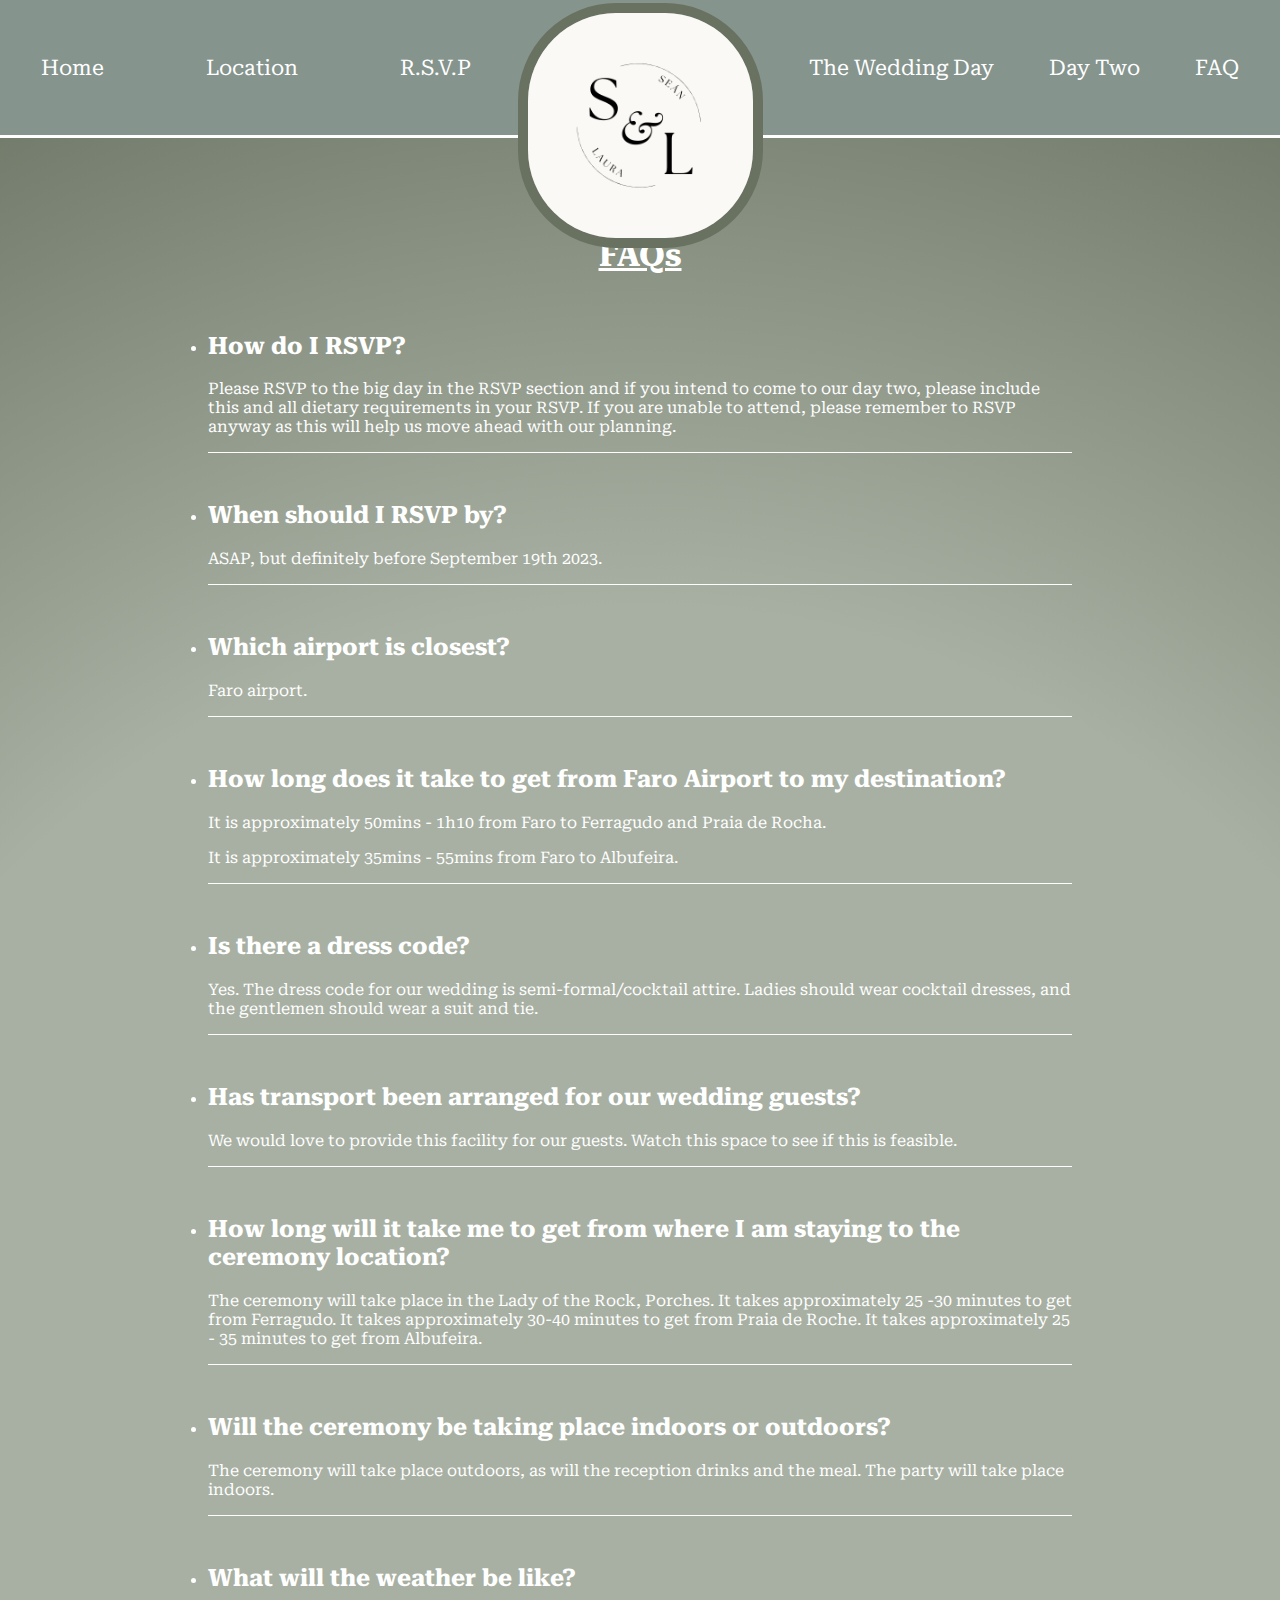
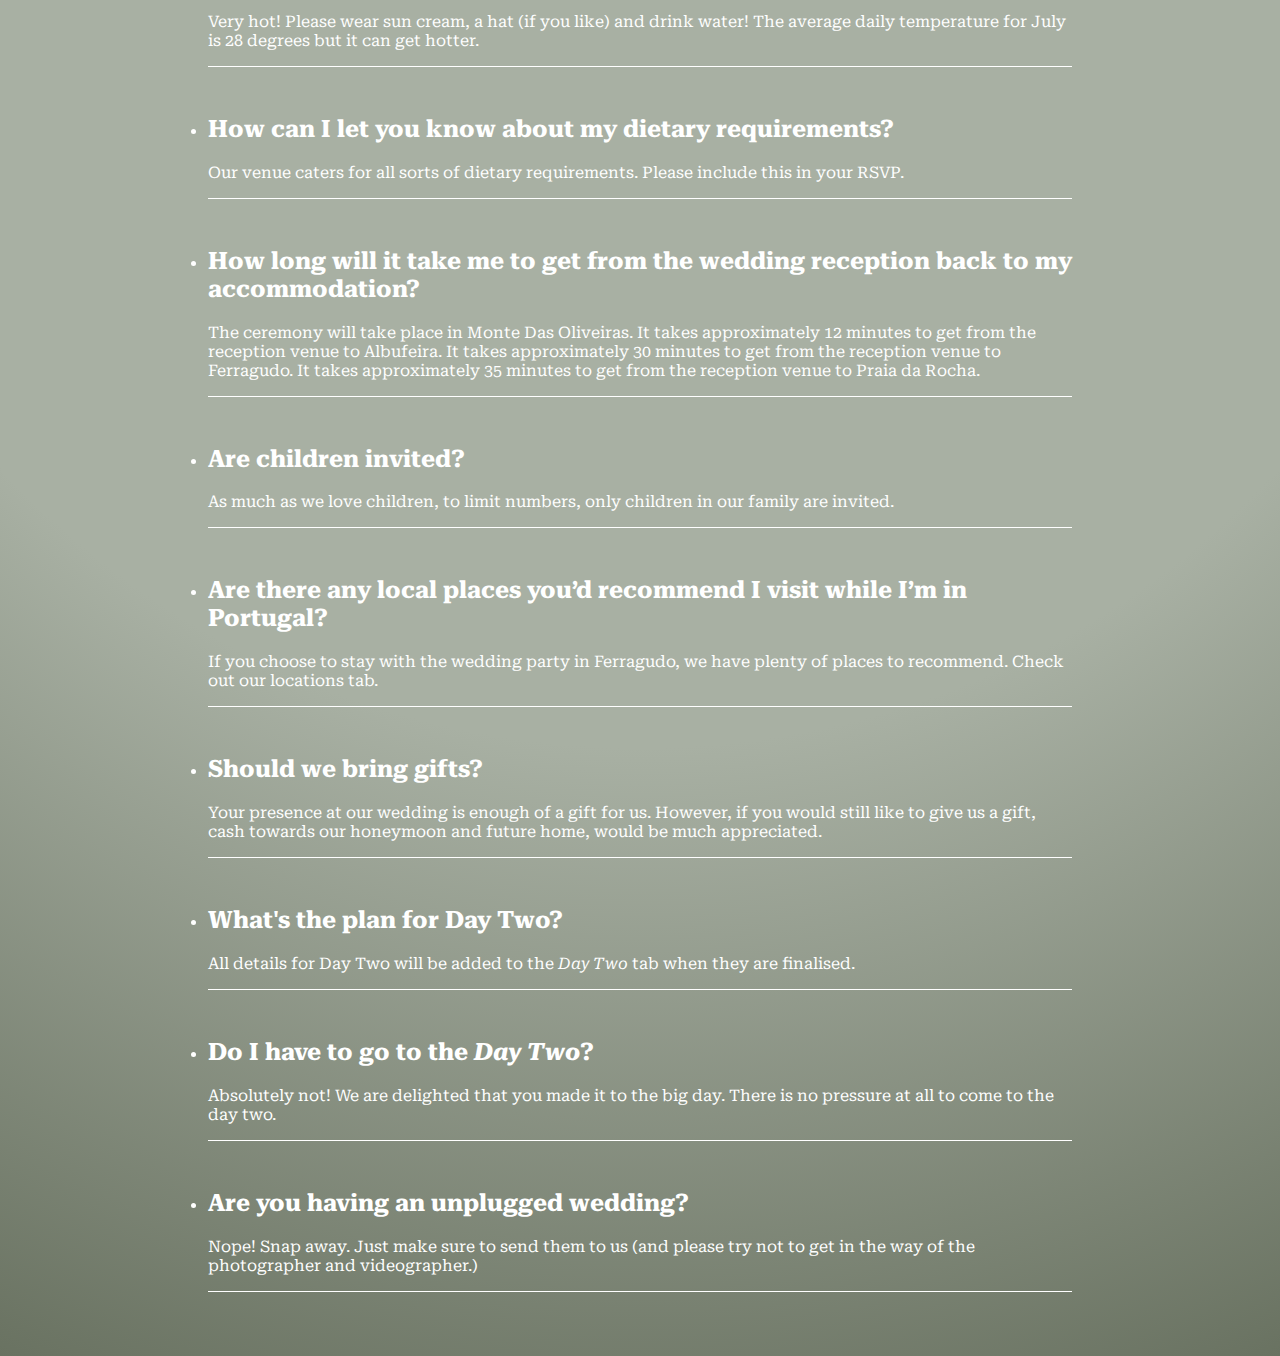
<file: faq.html>
<!DOCTYPE html>
<html lang="en">
  <head>
    <meta charset="UTF-8" />
    <meta http-equiv="X-UA-Compatible" content="IE=edge" />
    <meta name="viewport" content="width=device-width, initial-scale=1.0" />
    <link rel="stylesheet" href="./faq.css" />
    <link rel="stylesheet" href="./header.css" />
    <link rel="icon" href="./images/favicon.png" />
    <link rel="preconnect" href="https://fonts.googleapis.com" />
    <link rel="preconnect" href="https://fonts.gstatic.com" crossorigin />
    <link
      href="https://fonts.googleapis.com/css2?family=Dancing+Script:wght@500&family=EB+Garamond:ital,wght@0,400;0,500;1,400;1,500&family=PT+Mono&family=Raleway:wght@400;500;600&family=Roboto+Serif:ital,wght@0,200;1,200&family=Rowdies&display=swap"
      rel="stylesheet"
    />
    <link
      rel="stylesheet"
      href="https://fonts.googleapis.com/css2?family=Material+Symbols+Outlined:opsz,wght,FILL,GRAD@20..48,100..700,0..1,-50..200"
    />
    <title>FAQ</title>
  </head>
  <body>
    <header>
      <nav>
        <ul class="nav1">
          <li><a href="./home.html"></a>Home</li>
          <li><a href="./location.html">Location</a></li>
          <li><a href="./rsvp.html">R.S.V.P</a></li>
        </ul>
      </nav>
      <div id="mid_nav">
        <span id="menu_button" class="material-symbols-outlined"> menu </span>
      </div>
      <img src="./images/logo.png" alt="Logo" class="logo" />
      <nav>
        <ul class="nav2">
          <li><a href="./wedding_day.html">The Wedding Day</a></li>
          <li><a href="./daytwo.html">Day Two</a></li>
          <li><a href="./faq.html">FAQ</a></li>
        </ul>
      </nav>
    </header>
    <menu id="menu">
      <div id="menu_content">
        <ul id="menu_links">
          <a href="./home.html">Home</a>
          <a href="./location.html">Locations</a>
          <a href="./rsvp.html">RSVP</a>
          <a href="./wedding_day.html">The Wedding Day</a>
          <a href="./daytwo.html">Day Two</a>
          <a href="./faq.html">FAQ</a>
        </ul>
        <span id="menu_close" class="material-symbols-outlined"> close </span>
      </div>
      <div id="menu_footer">
        <hr />
        <h4>19/07/2024</h4>
        <p>Algarve, Portugal</p>
      </div>
    </menu>
    <section class="main">
      <h1>FAQs</h1>
      <ul class="faq_text">
        <li>
          <h2>How do I RSVP?</h2>
          <p>
            Please RSVP to the big day in the RSVP section and if you intend to
            come to our day two, please include this and all dietary
            requirements in your RSVP. If you are unable to attend, please
            remember to RSVP anyway as this will help us move ahead with our
            planning.
          </p>
        </li>
        <li>
          <h2>When should I RSVP by?</h2>
          <p>ASAP, but definitely before September 19th 2023.</p>
        </li>
        <li>
          <h2>Which airport is closest?</h2>
          <p>Faro airport.</p>
        </li>
        <li>
          <h2>
            How long does it take to get from Faro Airport to my destination?
          </h2>
          <p>
            It is approximately 50mins - 1h10 from Faro to Ferragudo and Praia
            de Rocha.
          </p>
          <p>It is approximately 35mins - 55mins from Faro to Albufeira.</p>
        </li>
        <li>
          <h2>Is there a dress code?</h2>
          <p>
            Yes. The dress code for our wedding is semi-formal/cocktail attire.
            Ladies should wear cocktail dresses, and the gentlemen should wear a
            suit and tie.
          </p>
        </li>
        <li>
          <h2>Has transport been arranged for our wedding guests?</h2>
          <p>
            We would love to provide this facility for our guests. Watch this
            space to see if this is feasible.
          </p>
        </li>
        <li>
          <h2>
            How long will it take me to get from where I am staying to the
            ceremony location?
          </h2>
          <p>
            The ceremony will take place in the Lady of the Rock, Porches. It
            takes approximately 25 -30 minutes to get from Ferragudo. It takes
            approximately 30-40 minutes to get from Praia de Roche. It takes
            approximately 25 - 35 minutes to get from Albufeira.
          </p>
        </li>
        <li>
          <h2>Will the ceremony be taking place indoors or outdoors?</h2>
          <p>
            The ceremony will take place outdoors, as will the reception drinks
            and the meal. The party will take place indoors.
          </p>
        </li>
        <li>
          <h2>What will the weather be like?</h2>
          <p>
            Very hot! Please wear sun cream, a hat (if you like) and drink
            water! The average daily temperature for July is 28 degrees but it
            can get hotter.
          </p>
        </li>
        <li>
          <h2>How can I let you know about my dietary requirements?</h2>
          <p>
            Our venue caters for all sorts of dietary requirements. Please
            include this in your RSVP.
          </p>
        </li>
        <li>
          <h2>
            How long will it take me to get from the wedding reception back to
            my accommodation?
          </h2>
          <p>
            The ceremony will take place in Monte Das Oliveiras. It takes
            approximately 12 minutes to get from the reception venue to
            Albufeira. It takes approximately 30 minutes to get from the
            reception venue to Ferragudo. It takes approximately 35 minutes to
            get from the reception venue to Praia da Rocha.
          </p>
        </li>
        <li>
          <h2>Are children invited?</h2>
          <p>
            As much as we love children, to limit numbers, only children in our
            family are invited.
          </p>
        </li>
        <li>
          <h2>
            Are there any local places you’d recommend I visit while I’m in
            Portugal?
          </h2>
          <p>
            If you choose to stay with the wedding party in Ferragudo, we have
            plenty of places to recommend. Check out our locations tab.
          </p>
        </li>
        <li>
          <h2>Should we bring gifts?</h2>
          <p>
            Your presence at our wedding is enough of a gift for us. However, if
            you would still like to give us a gift, cash towards our honeymoon
            and future home, would be much appreciated.
          </p>
        </li>
        <li>
          <h2>What's the plan for Day Two?</h2>
          <p>
            All details for Day Two will be added to the <em>Day Two</em> tab
            when they are finalised.
          </p>
        </li>
        <li>
          <h2>Do I have to go to the <em>Day Two</em>?</h2>
          <p>
            Absolutely not! We are delighted that you made it to the big day.
            There is no pressure at all to come to the day two.
          </p>
        </li>
        <li>
          <h2>Are you having an unplugged wedding?</h2>
          <p>
            Nope! Snap away. Just make sure to send them to us (and please try
            not to get in the way of the photographer and videographer.)
          </p>
        </li>
      </ul>
    </section>
    <script src="./header.js"></script>
  </body>
</html>
</file>
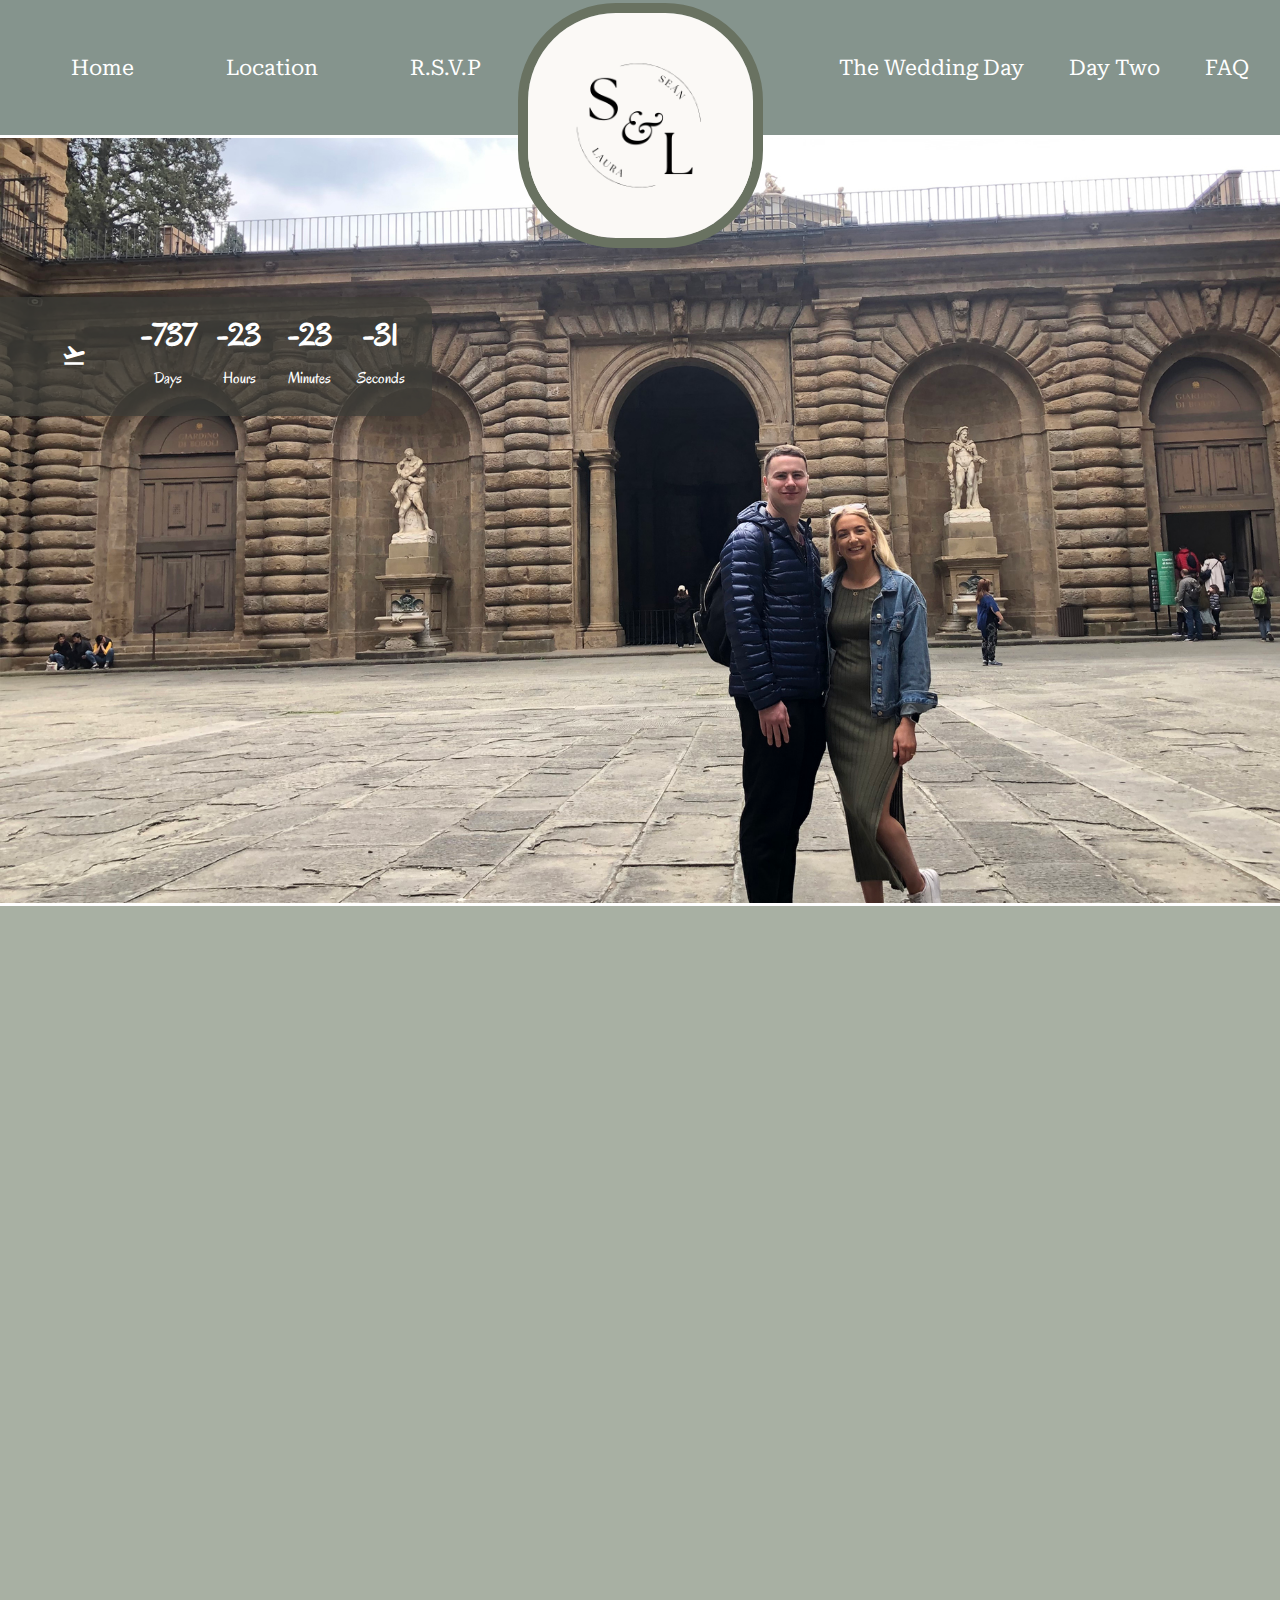
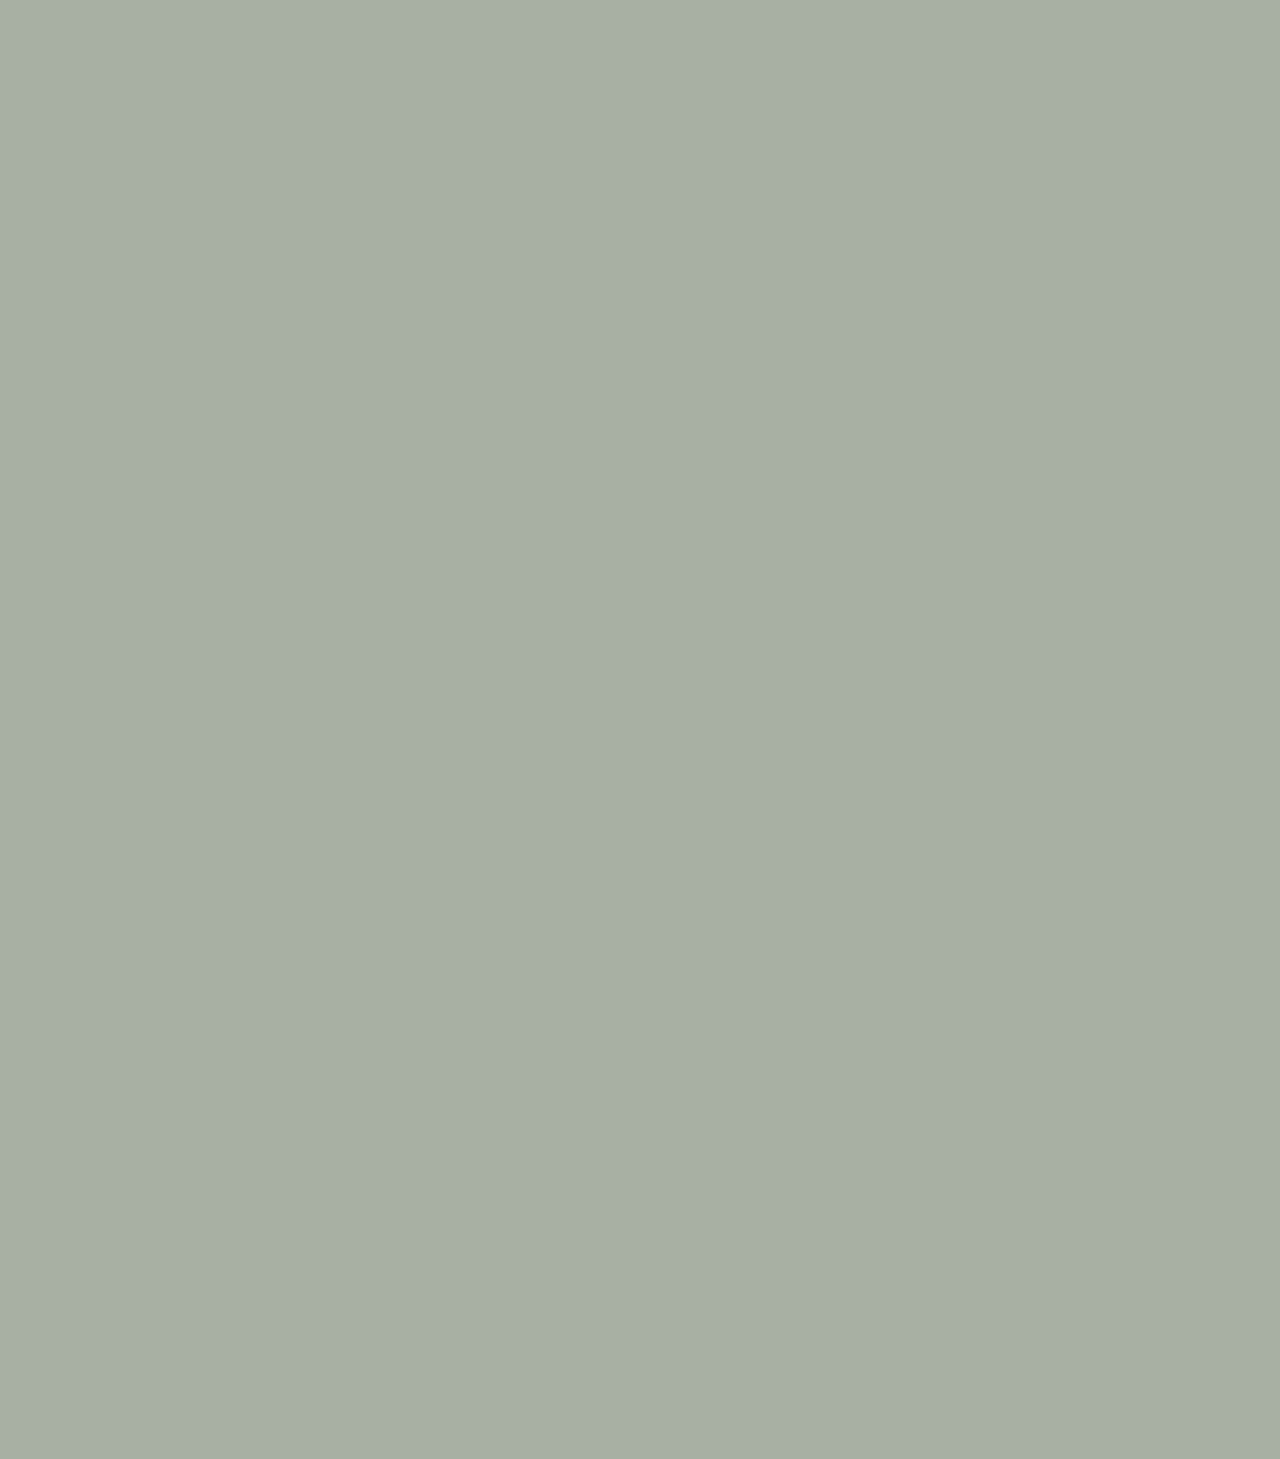
<file: home.html>
<!DOCTYPE html>
<html lang="en">
  <head>
    <meta charset="UTF-8" />
    <meta http-equiv="X-UA-Compatible" content="IE=edge" />
    <meta name="viewport" content="width=device-width, initial-scale=1.0" />
    <link rel="stylesheet" href="./h_style.css" />
    <link rel="stylesheet" href="./header.css" />
    <link rel="icon" href="./images/favicon.png" />
    <link rel="preconnect" href="https://fonts.googleapis.com" />
    <link rel="preconnect" href="https://fonts.gstatic.com" crossorigin />
    <script src="https://cdnjs.cloudflare.com/ajax/libs/gsap/3.11.5/gsap.min.js"></script>
    <link
      href="https://fonts.googleapis.com/css2?family=Dancing+Script:wght@500&family=EB+Garamond:ital,wght@0,400;0,500;1,400;1,500&family=Great+Vibes&family=Oregano&family=PT+Mono&family=Raleway:wght@400;500;600&family=Roboto+Serif:ital,wght@0,200;1,200&family=Rowdies&display=swap"
      rel="stylesheet"
    />
    <link
      rel="stylesheet"
      href="https://fonts.googleapis.com/css2?family=Material+Symbols+Outlined:opsz,wght,FILL,GRAD@20..48,100..700,0..1,-50..200"
    />
    <link rel="stylesheet" href="https://fonts.googleapis.com/css2?family=Material+Symbols+Outlined:opsz,wght,FILL,GRAD@20..48,100..700,0..1,-50..200" />
    <title>Home</title>
  </head>
  <body>
    <header>
      <nav>
        <ul class="nav1">
          <li>Home</li>
          <li><a href="./location.html">Location</a></li>
          <li><a href="./rsvp.html">R.S.V.P</a></li>
        </ul>
      </nav>
      <div id="mid_nav">
        <span id="menu_button" class="material-symbols-outlined">
          menu
          </span>
      </div>
      <img src="./images/logo.png" alt="Logo" class="logo" />
      <nav>
        <ul class="nav2">
          <li><a href="./wedding_day.html">The Wedding Day</a></li>
          <li><a href="./daytwo.html">Day Two</a></li>
          <li><a href="./faq.html">FAQ</a></li>
        </ul>
      </nav>
    </header>
    <menu id="menu">
      <div id="menu_content">
        <ul id="menu_links">
          <a href="./home.html">Home</a>
          <a href="./location.html">Locations</a>
          <a href="./rsvp.html">RSVP</a>
          <a href="./wedding_day.html">The Wedding Day</a>
          <a href="./daytwo.html">Day Two</a>
          <a href="./faq.html">FAQ</a>
        </ul>
        <span id="menu_close" class="material-symbols-outlined">
          close
          </span>
      </div>
      <div id="menu_footer">
        <hr>
        <h4>19/07/2024</h4>
        <p>Algarve, Portugal</p>
      </div>
    </menu>
    <section class="banner">
      <div class="banner_top">
        <div id="countdown">
          <div class="count1">
            <div>
              <span class="material-symbols-outlined"> flight_takeoff </span>
            </div>
          </div>
          <div class="count2">
            <div id="day">
              <div class="test">
                <h3 id="days"></h3>
              </div>
              <div class="test">
                <p>Days</p>
              </div>
            </div>
            <div id="hour">
              <div class="test">
                <h3 id="hours"></h3>
              </div>
              <div class="test">
              <p>Hours</p>
              </div>
            </div>
            <div id="minute">
              <div class="test">
                <h3 id="minutes"></h3>
              </div>
              <div class="test">
                <p>Minutes</p>
              </div>
            </div>
            <div id="second">
              <div class="test">
                <h3 id="seconds"></h3>
              </div>
              <div class="test">
                <p>Seconds</p>
              </div>
            </div>
          </div>
        </div>
      </div>
      <div class="container" id="boxes">
        <a href="./location.html" class="location" id="tile">
          <div class="band">
            <h2>Location</h2>
          </div>
        </a>
        <a href="./wedding_day.html" class="wedding" id="tile">
          <div class="band">
            <h2>The Wedding Day</h2>
          </div>
        </a>
        <a href="./daytwo.html" class="day2" id="tile">
          <div class="band">
            <h2>Day Two</h2>
          </div>
        </a>
        <a href="#rsvp" class="rsvp_box" id="tile">
          <div class="band">
            <h2>R.S.V.P</h2>
          </div>
        </a>
      </div>
    </section>
    <script src="./countdown.js"></script>
    <script src="./main.js"></script>
    <script src="./gsapHome.js"></script>
    <script src="./header.js"></script>
  </body>
</html>
</file>
<file: faq.css>
html, body {
    margin: 0;
    padding: 0;
    border: 0; 
    vertical-align: baseline;
    width: 100vw;
    background: rgb(168,176,163);
    background: radial-gradient(circle, rgba(168,176,163,1) 54%, rgba(105,114,97,1) 100%); 
    font-family: Arial, Helvetica, sans-serif;
}
a {
    text-decoration: none;
    color: white;
}

header {
    height: 15vh;
    background-color: #85948D;
    display: flex;
    justify-content: center;
    align-items: center;    
    border-bottom: 3px solid white;
}

.logo{
    display: flex;
    border-radius: 40%;
    border: 10px solid #697261;    
    height: 25vh;
    margin-top: 15vh;
    margin-bottom: 20px;

}


nav {
    display: flex;
    justify-content: space-around;
    align-items: center;
    width: 40vw;
    color: white;
    font-family: 'Roboto Serif', serif;
    font-size: 22px;
}

a:hover {
    font-weight: bold;
    cursor: pointer;
}

.nav1, .nav2 {
    display: flex;
    justify-content: space-between;
    width: 65%;    
    list-style: none;
    width: 80%;
}

ul, li {
    margin-left: -20px;
}

.main {
    width: 100vw;
    margin-top: 6%;
    color: white;
    display: flex;
    flex-direction: column;
    justify-content: space-around;
    align-items: center;
    font-family: 'Roboto Serif', serif;

}

h1 {
    text-decoration: underline;
    font-size:  2rem;
}

.faq_text {
    width: 66%;
    
}

.faq_text li {
    margin-bottom: 3rem;
    border-bottom: 1px white solid;
}

@media only screen and (max-width: 500px)  { 
    .logo {
        height: 15vh;
    }
    .main {
        margin-top: 12%;
    }
    nav {
        visibility: hidden;
    }
    body {        
        width: 100vw;
    }
}
</file>
<file: header.css>
header {
    height: 15dvh;
    width: 100vw;
    background-color: #85948D;
    display: flex;
    justify-content: space-between;
    align-items: center;    
    border-bottom: 3px solid white;
}
a {
    text-decoration: none;
    color:  white;
}

.logo{
    display: flex;
    border-radius: 40%;
    border: 10px solid #697261;    
    height: 25dvh;
    margin-top: 15dvh;
    margin-bottom: 20px;
    z-index: 10;
}
#mid_nav {
    padding-left: 3rem;
    display: none;
    width: 100vw;
    height: 15dvh;
    align-items: center;
}

#menu_button {
    color: #fff;
    font-size: 3rem;
    font-weight: 800;
}

#menu_button:hover {
    cursor: pointer;
}

menu {
    position: absolute;
    margin-top: -2.5%;
    padding-top: 10%;
    z-index: 5;
    height: 100dvh;
    width: 90vw;
    overflow-x: hidden;
    background: rgb(133,148,141);
    background: linear-gradient(45deg, rgba(133,148,141,1) 0%, rgba(105,114,97,1) 100%);
    border-top: 0.5rem white solid;
    display: none;
    flex-direction: column;

    
}

#menu_content {
    display: flex;
    justify-content: space-evenly;
}

#menu_links {
    display: flex;
    flex-direction: column;
    font-size: 2rem;
    line-height: 3.5rem;
    
}

#menu_close {
    color: #fff;
    font-size: 2rem;
}

#menu_footer {
    color: #fff;
    font-family: 'Dancing Script', cursive;
    padding-top: 5%;
    text-align: center;
    width: 100%;
}

#menu_footer h4 {
    letter-spacing: 1rem;
}

#menu_footer p {
    font-size: 1.5rem;
}

nav {
    display: flex;
    justify-content: space-around;
    align-items: center;
    width: 40vw;
    color: white;font-family: 'Roboto Serif', serif;
    font-size: 1.35rem;
}

li:hover {
    font-weight: bold;
    cursor: pointer;
}

.nav1, .nav2 {
    display: flex;
    justify-content: space-between;
    width: 65%;    
    list-style: none;
    width: 80%;
}


@media only screen and (max-width: 1200px)  { 
    
    nav {
        display: none;
    }
    #mid_nav {
        display: flex;
    }
}

@media only screen and (max-width: 500px)  { 
    header {
        justify-content: center;
    }
    
    .logo {
        height: 15vh;
        position: absolute;
    }
    
    body {        
        width: 100vw;
        overflow-x: hidden;
    }
}
</file>
<file: h_style.css>
html, body {
    margin: 0;
    padding: 0;
    border: 0; 
    vertical-align: baseline;
    width: 100vw;
    background-color: #A8B0A3;
    font-family: Arial, Helvetica, sans-serif;
    overflow-x: hidden;
}

.banner {
    max-height: 795px;
    height: 85dvh;
    background-image: url(./images/banner3.jpg);
    background-size:cover;
    background-position: bottom;
    background-repeat: no-repeat;
    border-bottom: 3px white solid;
    display: flex;
    flex-direction: column;
    justify-content: space-between;
}

.banner_top {
    width: 100%;
    height: 60%;
    display: flex;
    align-items: center;
}

#countdown {
    background-color: rgba(62, 61, 56, 0.75);
    width: 20%;
    width: 400px;
    height: 20%;
    color: white;
    padding: 1rem;
    display: flex;
    justify-content: space-around;
    border-radius: 0 1rem 1rem 0;
}

@media only screen and (max-width: 500px)  { 
    .container {
       visibility: hidden;
    }
    #countdown {
        max-width: 300px;
    }
    .banner {
        height: 90dvh;
        background-position: -25em 0em;
    }
    body {        
        width: 100vw;
        overflow-x: hidden;
    }
}


.material-symbols-outlined {
  font-variation-settings:
  'FILL' 0,
  'wght' 900,
  'GRAD' 0,
  'opsz' 48
}

.count1 {
    width: 33%;
    height: 100%;
    /*border-bottom: 1px white solid;*/  
    font-family: 'Londrina Shadow', cursive;
    display: flex;
    align-items: center;
    justify-content: space-around;
}

.count2 {
    width: 80%;
    text-align: center;
    font-family: 'Oregano', cursive;
    display: flex;
    justify-content: space-around;
    align-items: center;

}
.count2 h3 {    
    font-size: 2em;
}
 .count2 p {
 }

 .test {
    height: 50%;
    display: flex;
    align-items: center;
    justify-content: center;
 }

 #day, #hour, #minute, #second {
    height: 100%;
    width: 25%;
    display: flex;
    flex-direction: column;
    justify-content: center;
 }


.container {
    height: 45%;
    display: flex;
    align-items: center;
    justify-content: space-evenly;
    flex-wrap: wrap;
    background-color: rgba(133, 148, 141, 0.75);
    }

.location {
    background-image: url(./images/ferragudo.jpg);
    background-size:cover;
    background-position: center;
    background-repeat: no-repeat;
    color: white;
}

.wedding {
    background-image: url(./images/Lady_of_the_Rock.jpg);
    background-size:cover;
    background-position: center;
    background-repeat: no-repeat;
    color: #3E3D38;
}

.day2 {
    background-image: url(./images/nosoloaqua.jpg);
    background-size:cover;
    background-position: center;
    background-repeat: no-repeat;
}

.rsvp_box {
    background-image: url(./images/rsvp.jpeg);
    background-size:cover;
    background-position: top;
    background-repeat: no-repeat;
    color: white;
}

.location, .wedding, .day2, .rsvp_box {
    width: 17.5%;
    height: 80%;
    border-radius: 0.25rem;
    color: white;
    font-family: 'Roboto Serif', serif;
    display: flex;
    align-items: flex-end;
    color: white;
    border: 2px white solid;
}

.location:hover, .wedding:hover, .day2:hover, .rsvp_box:hover {
    border: 4px white solid;
    cursor: pointer;
}

.band {
    background-color: #3E3D38;
    width: 100%;
    text-align: center;
    opacity: 80%;
}
</file>
